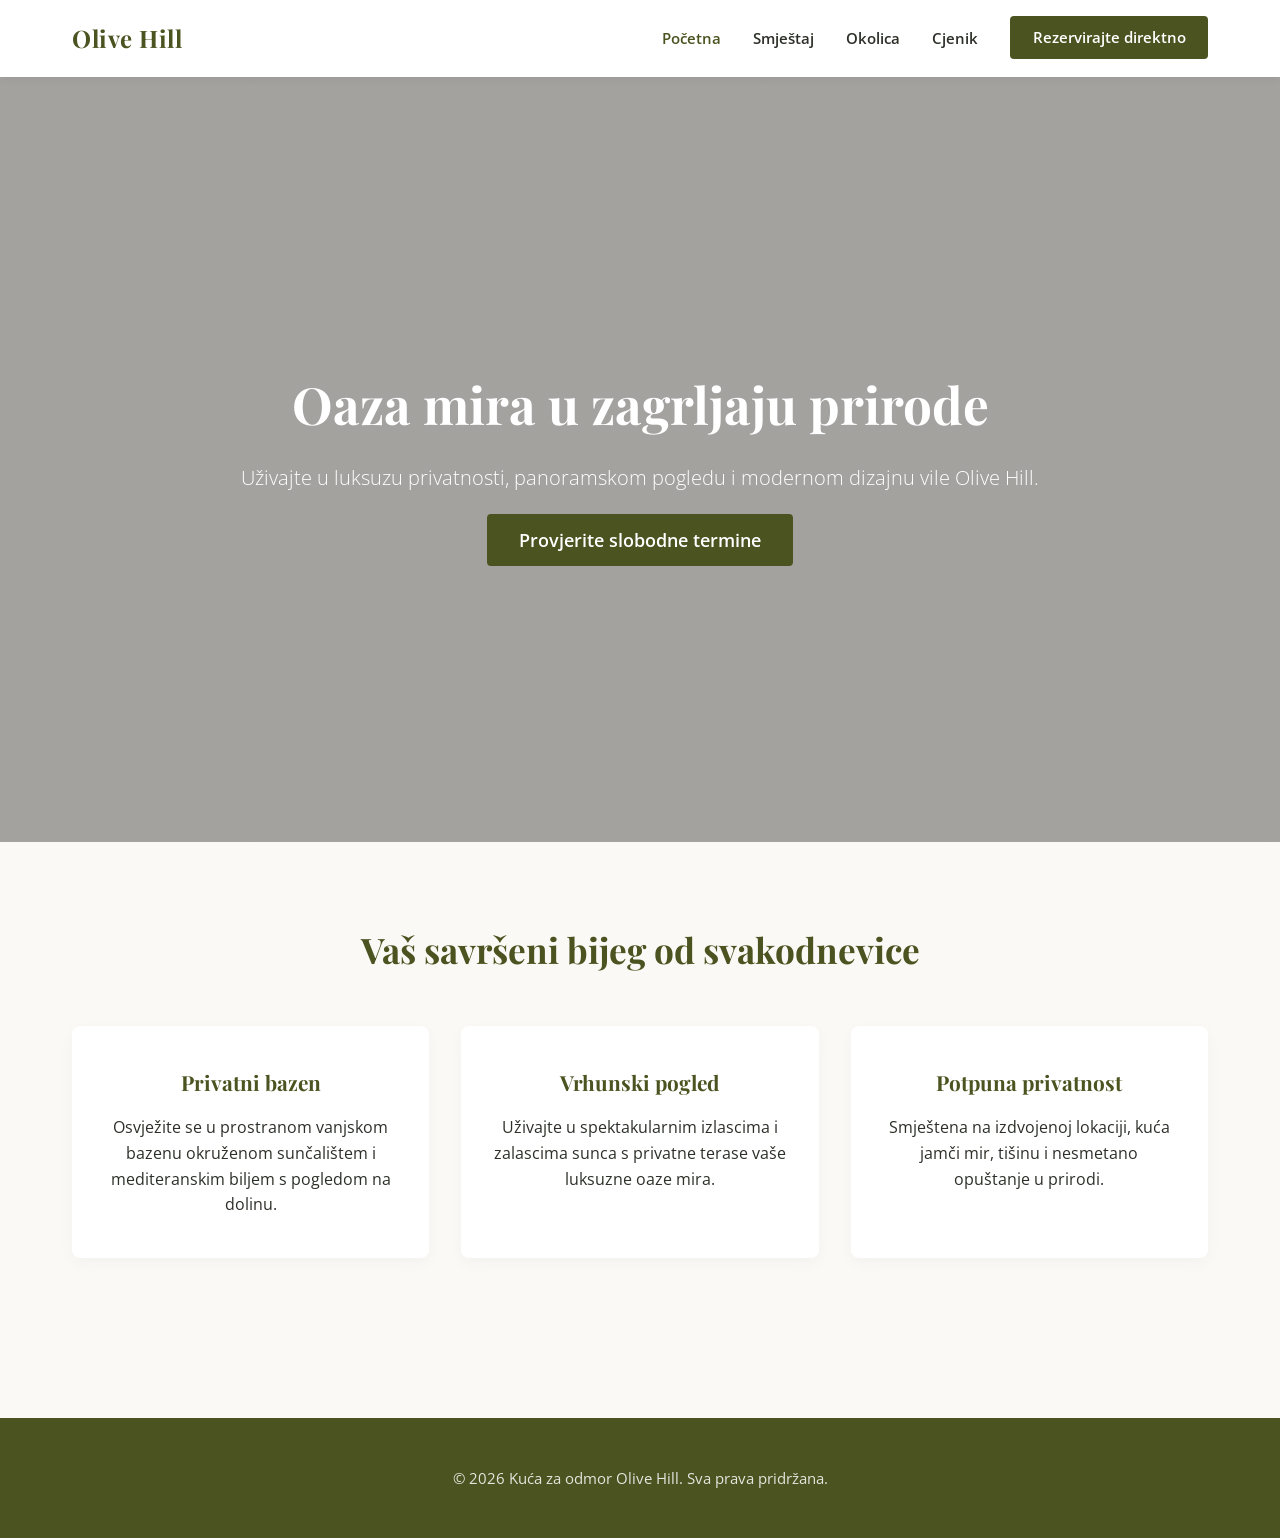
<file: index.html>
<!DOCTYPE html>
<html lang="hr">
<head>
    <meta charset="UTF-8">
    <meta name="viewport" content="width=device-width, initial-scale=1.0">
    <title>Kuća za odmor Olive Hill - Početna</title>
    <link href="https://fonts.googleapis.com/css2?family=Open+Sans:wght@300;400;600&family=Playfair+Display:wght@500;700&display=swap" rel="stylesheet">
    <link rel="stylesheet" href="style.css">
</head>
<body>

    <!-- Header & Navigacija -->
    <header>
        <div class="nav-container">
            <a href="index.html" class="brand-logo">Olive Hill</a>
            
            <button class="menu-toggle" id="mobile-menu" aria-label="Otvori izbornik">
                ☰
            </button>

            <ul class="nav-links" id="nav-list">
                <li><a href="index.html" class="active">Početna</a></li>
                <li><a href="smjestaj.html">Smještaj</a></li>
                <li><a href="okolica.html">Okolica</a></li>
                <li><a href="cjenik.html">Cjenik</a></li>
                <li><a href="cjenik.html#kontakt" class="btn-primary">Rezervirajte direktno</a></li>
            </ul>
        </div>
    </header>

    <!-- Hero Sekcija -->
    <section class="hero">
        <div class="hero-content">
            <h1>Oaza mira u zagrljaju prirode</h1>
            <p>Uživajte u luksuzu privatnosti, panoramskom pogledu i modernom dizajnu vile Olive Hill.</p>
            <a href="cjenik.html#kontakt" class="btn-primary" style="font-size: 1.1rem; padding: 0.9rem 2rem;">Provjerite slobodne termine</a>
        </div>
    </section>

    <!-- Ključni aduti -->
    <section class="container">
        <h2 class="section-title">Vaš savršeni bijeg od svakodnevice</h2>
        <div class="features-grid">
            <div class="feature-card">
                <h3>Privatni bazen</h3>
                <p>Osvježite se u prostranom vanjskom bazenu okruženom sunčalištem i mediteranskim biljem s pogledom na dolinu.</p>
            </div>
            <div class="feature-card">
                <h3>Vrhunski pogled</h3>
                <p>Uživajte u spektakularnim izlascima i zalascima sunca s privatne terase vaše luksuzne oaze mira.</p>
            </div>
            <div class="feature-card">
                <h3>Potpuna privatnost</h3>
                <p>Smještena na izdvojenoj lokaciji, kuća jamči mir, tišinu i nesmetano opuštanje u prirodi.</p>
            </div>
        </div>
    </section>

    <!-- Footer -->
    <footer>
        <p>&copy; 2026 Kuća za odmor Olive Hill. Sva prava pridržana.</p>
    </footer>

<!-- JavaScript za mobilni meni -->
    <script>
        const mobileMenu = document.getElementById('mobile-menu');
        const navList = document.getElementById('nav-list');
        const navLinks = document.querySelectorAll('.nav-links a');

        // Otvaranje / zatvaranje menija na klik hamburgera
        mobileMenu.addEventListener('click', () => {
            navList.classList.toggle('active');
        });

        // Zatvaranje menija nakon klika na bilo koju poveznicu
        navLinks.forEach(link => {
            link.addEventListener('click', () => {
                navList.classList.remove('active');
            });
        });
    </script>

</body>
</html>
</file>
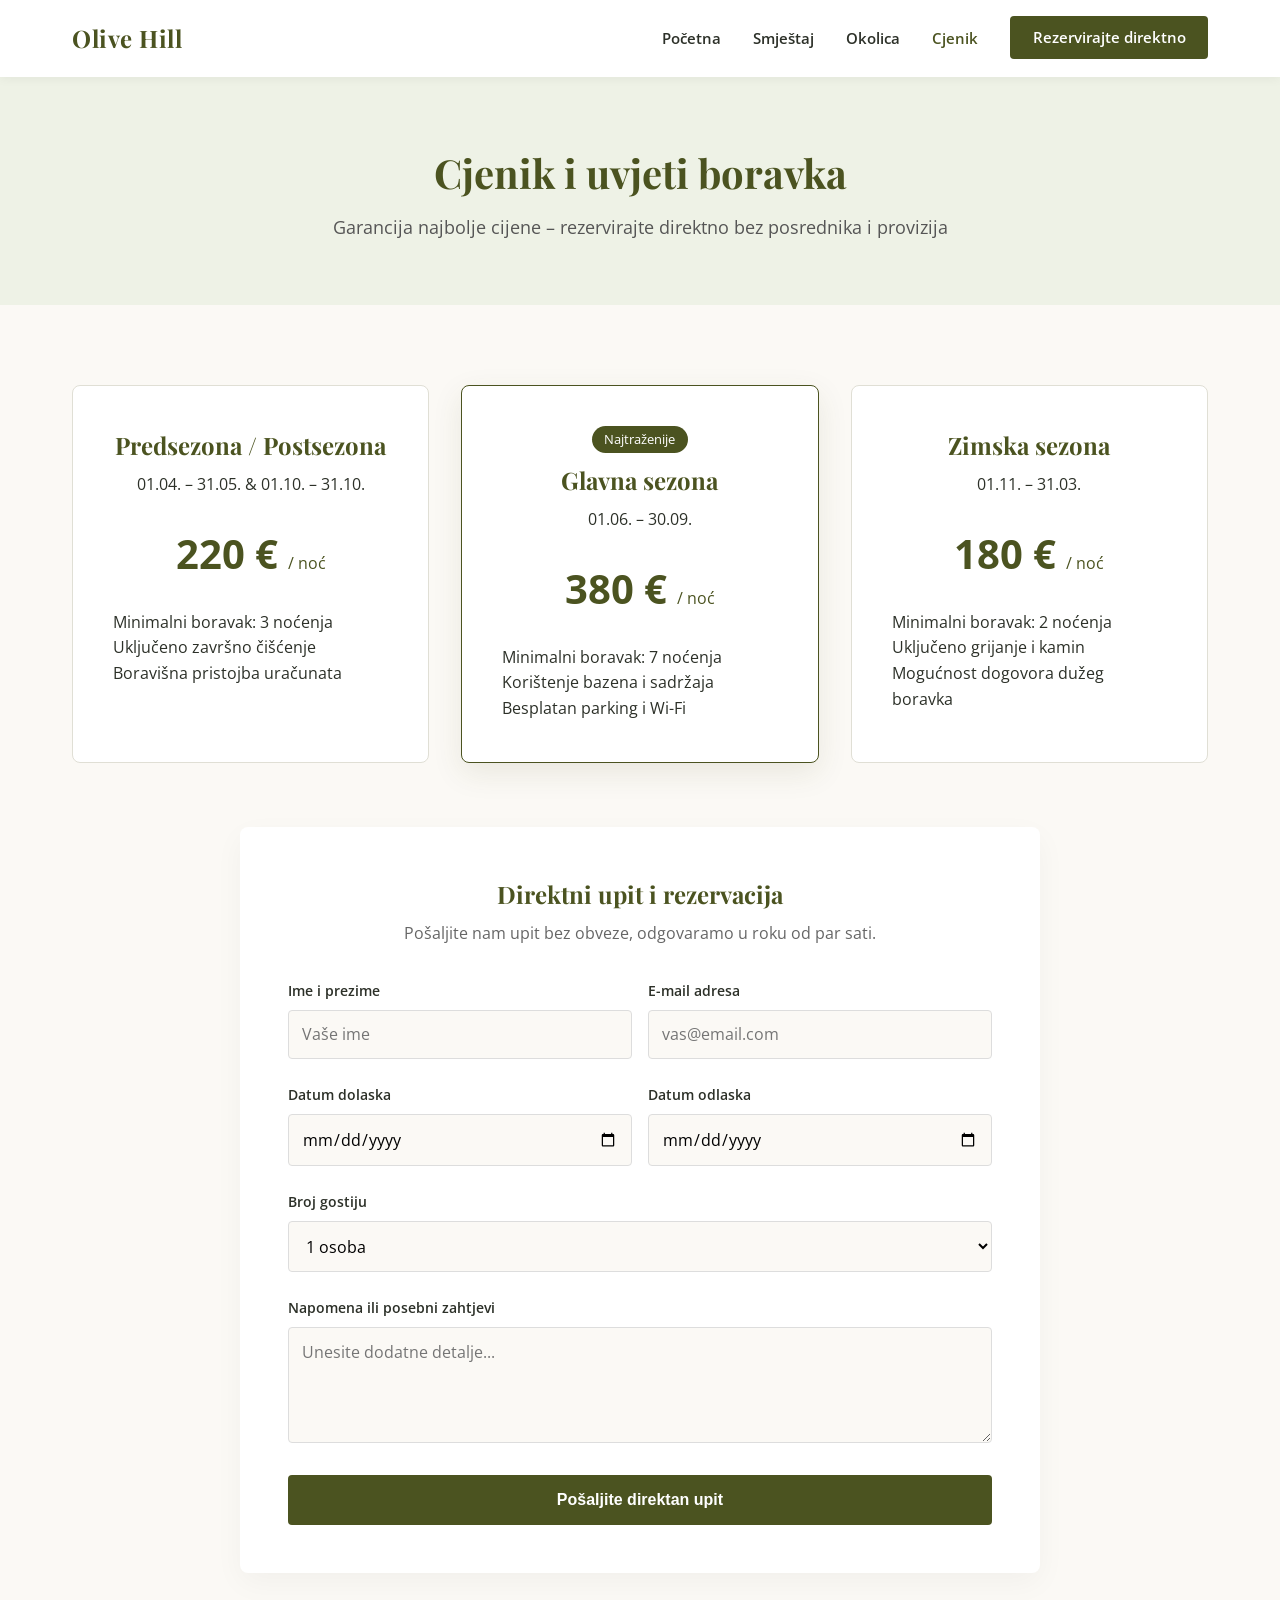
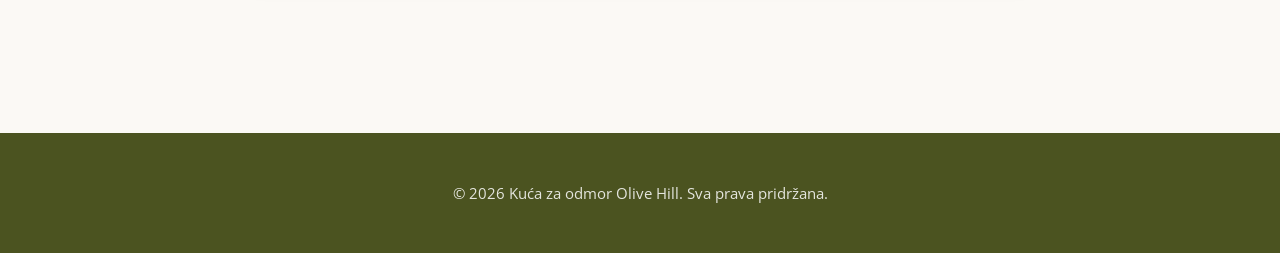
<file: cjenik.html>
<!DOCTYPE html>
<html lang="hr">
<head>
    <meta charset="UTF-8">
    <meta name="viewport" content="width=device-width, initial-scale=1.0">
    <title>Cjenik i rezervacije - Kuća za odmor Olive Hill</title>
    <link href="https://fonts.googleapis.com/css2?family=Open+Sans:wght@300;400;600&family=Playfair+Display:wght@500;700&display=swap" rel="stylesheet">
    <link rel="stylesheet" href="style.css">
</head>
<body>
 
    <header>
        <div class="nav-container">
            <a href="index.html" class="brand-logo">Olive Hill</a>
            
            <button class="menu-toggle" id="mobile-menu" aria-label="Otvori izbornik">
                ☰
            </button>

            <ul class="nav-links" id="nav-list">
                <li><a href="index.html">Početna</a></li>
                <li><a href="smjestaj.html">Smještaj</a></li>
                <li><a href="okolica.html">Okolica</a></li>
                <li><a href="cjenik.html" class="active">Cjenik</a></li>
                <li><a href="#kontakt" class="btn-primary">Rezervirajte direktno</a></li>
            </ul>
        </div>
    </header>

    <div class="page-header">
        <h1>Cjenik i uvjeti boravka</h1>
        <p>Garancija najbolje cijene – rezervirajte direktno bez posrednika i provizija</p>
    </div>

    <div class="container">
        <!-- Cjenik kartice -->
        <div class="pricing-grid">
            <div class="pricing-card">
                <h3>Predsezona / Postsezona</h3>
                <p>01.04. – 31.05. & 01.10. – 31.10.</p>
                <div class="price">220 € <span style="font-size: 1rem; font-weight: normal;">/ noć</span></div>
                <ul style="list-style: none; text-align: left; margin-top: 1rem;">
                    <li>Minimalni boravak: 3 noćenja</li>
                    <li>Uključeno završno čišćenje</li>
                    <li>Boravišna pristojba uračunata</li>
                </ul>
            </div>

            <div class="pricing-card featured">
                <div style="background: var(--olive-green); color: white; display: inline-block; padding: 0.2rem 0.8rem; font-size: 0.8rem; border-radius: 20px; margin-bottom: 0.5rem;">Najtraženije</div>
                <h3>Glavna sezona</h3>
                <p>01.06. – 30.09.</p>
                <div class="price">380 € <span style="font-size: 1rem; font-weight: normal;">/ noć</span></div>
                <ul style="list-style: none; text-align: left; margin-top: 1rem;">
                    <li>Minimalni boravak: 7 noćenja</li>
                    <li>Korištenje bazena i sadržaja</li>
                    <li>Besplatan parking i Wi-Fi</li>
                </ul>
            </div>

            <div class="pricing-card">
                <h3>Zimska sezona</h3>
                <p>01.11. – 31.03.</p>
                <div class="price">180 € <span style="font-size: 1rem; font-weight: normal;">/ noć</span></div>
                <ul style="list-style: none; text-align: left; margin-top: 1rem;">
                    <li>Minimalni boravak: 2 noćenja</li>
                    <li>Uključeno grijanje i kamin</li>
                    <li>Mogućnost dogovora dužeg boravka</li>
                </ul>
            </div>
        </div>

        <!-- Direktna rezervacijska forma -->
        <div id="kontakt" class="booking-wrapper">
            <h2 style="text-align: center; margin-bottom: 0.5rem;">Direktni upit i rezervacija</h2>
            <p style="text-align: center; color: #666; margin-bottom: 2rem;">Pošaljite nam upit bez obveze, odgovaramo u roku od par sati.</p>
            
            <form action="#" method="POST">
                <div style="display: grid; grid-template-columns: 1fr 1fr; gap: 1rem;">
                    <div class="form-group">
                        <label for="ime">Ime i prezime</label>
                        <input type="text" id="ime" name="ime" required placeholder="Vaše ime">
                    </div>
                    <div class="form-group">
                        <label for="email">E-mail adresa</label>
                        <input type="email" id="email" name="email" required placeholder="vas@email.com">
                    </div>
                </div>

                <div style="display: grid; grid-template-columns: 1fr 1fr; gap: 1rem;">
                    <div class="form-group">
                        <label for="dolazak">Datum dolaska</label>
                        <input type="date" id="dolazak" name="dolazak" required>
                    </div>
                    <div class="form-group">
                        <label for="odlazak">Datum odlaska</label>
                        <input type="date" id="odlazak" name="odlazak" required>
                    </div>
                </div>

                <div class="form-group">
                    <label for="gosti">Broj gostiju</label>
                    <select id="gosti" name="gosti">
                        <option value="1">1 osoba</option>
                        <option value="2">2 osobe</option>
                        <option value="3">3 osobe</option>
                        <option value="4">4 osobe</option>
                        <option value="5+">5 ili više osoba</option>
                    </select>
                </div>

                <div class="form-group">
                    <label for="poruka">Napomena ili posebni zahtjevi</label>
                    <textarea id="poruka" name="poruka" rows="4" placeholder="Unesite dodatne detalje..."></textarea>
                </div>

                <button type="submit" class="btn-primary" style="width: 100%; border: none; cursor: pointer; font-size: 1rem; padding: 1rem;">Pošaljite direktan upit</button>
            </form>
        </div>
    </div>

    <footer>
        <p>&copy; 2026 Kuća za odmor Olive Hill. Sva prava pridržana.</p>
    </footer>

<!-- JavaScript za mobilni meni -->
    <script>
        const mobileMenu = document.getElementById('mobile-menu');
        const navList = document.getElementById('nav-list');
        const navLinks = document.querySelectorAll('.nav-links a');

        // Otvaranje / zatvaranje menija na klik hamburgera
        mobileMenu.addEventListener('click', () => {
            navList.classList.toggle('active');
        });

        // Zatvaranje menija nakon klika na bilo koju poveznicu
        navLinks.forEach(link => {
            link.addEventListener('click', () => {
                navList.classList.remove('active');
            });
        });
    </script>

</body>
</html>
</file>
<file: style.css>
:root {
    --bg-sand: #fbf9f5;
    --olive-green: #4b5320;
    --olive-light: #eef2e6;
    --text-dark: #2c3028;
    --white: #ffffff;
    --accent: #c29b38;
    --transition: all 0.3s ease;
}

* {
    margin: 0;
    padding: 0;
    box-sizing: border-box;
}

body {
    font-family: 'Open Sans', sans-serif, system-ui;
    background-color: var(--bg-sand);
    color: var(--text-dark);
    line-height: 1.6;
}

h1, h2, h3, h4, .brand-logo {
    font-family: 'Playfair Display', Georgia, serif;
    color: var(--olive-green);
}

/* Header & Navigation */
header {
    background-color: var(--white);
    box-shadow: 0 2px 10px rgba(0,0,0,0.05);
    position: sticky;
    top: 0;
    z-index: 1000;
}

.nav-container {
    max-width: 1200px;
    margin: 0 auto;
    padding: 1.2rem 2rem;
    display: flex;
    justify-content: space-between;
    align-items: center;
    position: relative;
}

.brand-logo {
    font-size: 1.5rem;
    font-weight: 700;
    text-decoration: none;
    color: var(--olive-green);
    letter-spacing: 0.5px;
}

.nav-links {
    list-style: none;
    display: flex;
    gap: 2rem;
    align-items: center;
}

.nav-links a {
    text-decoration: none;
    color: var(--text-dark);
    font-weight: 600;
    font-size: 0.95rem;
    transition: var(--transition);
}

.nav-links a:hover, .nav-links a.active {
    color: var(--olive-green);
}

.btn-primary {
    background-color: var(--olive-green);
    color: var(--white) !important;
    padding: 0.7rem 1.4rem;
    border-radius: 4px;
    transition: var(--transition);
    text-decoration: none;
    font-weight: 600;
}

.btn-primary:hover {
    background-color: #3b4218;
    transform: translateY(-1px);
}

/* Hamburger Gumb (Inicijalno skriven) */
.menu-toggle {
    display: none;
    background: none;
    border: none;
    cursor: pointer;
    font-size: 1.8rem;
    color: var(--olive-green);
}

/* Hero Section */
.hero {
    background: linear-gradient(rgba(0,0,0,0.35), rgba(0,0,0,0.35)), url('https://images.unsplash.com/photo-1542314831-068cd1dbfeeb?auto=format&fit=crop&w=1920&q=80') center/cover no-repeat;
    height: 85vh;
    display: flex;
    align-items: center;
    justify-content: center;
    text-align: center;
    color: var(--white);
    padding: 0 1rem;
}

.hero-content {
    max-width: 800px;
}

.hero h1 {
    font-size: 3.2rem;
    color: var(--white);
    margin-bottom: 1rem;
}

.hero p {
    font-size: 1.25rem;
    margin-bottom: 2rem;
    font-weight: 300;
}

/* Page Headers */
.page-header {
    background-color: var(--olive-light);
    text-align: center;
    padding: 4rem 2rem;
}

.page-header h1 {
    font-size: 2.5rem;
    margin-bottom: 0.5rem;
}

.page-header p {
    color: #555;
    font-size: 1.1rem;
}

/* Container & Sections */
.container {
    max-width: 1200px;
    margin: 0 auto;
    padding: 5rem 2rem;
}

.section-title {
    text-align: center;
    font-size: 2.2rem;
    margin-bottom: 3rem;
}

/* Features Grid */
.features-grid {
    display: grid;
    grid-template-columns: repeat(auto-fit, minmax(280px, 1fr));
    gap: 2rem;
}

.feature-card {
    background: var(--white);
    padding: 2.5rem 2rem;
    border-radius: 8px;
    box-shadow: 0 5px 15px rgba(0,0,0,0.03);
    text-align: center;
    transition: var(--transition);
}

.feature-card:hover {
    transform: translateY(-5px);
}

.feature-card h3 {
    margin-bottom: 1rem;
    font-size: 1.3rem;
}

/* Accommodation / Rooms Layout */
.room-section {
    display: grid;
    grid-template-columns: 1fr 1fr;
    gap: 4rem;
    align-items: center;
    margin-bottom: 4rem;
}

.room-section.reverse {
    direction: rtl;
}

.room-section.reverse * {
    direction: ltr;
}

.room-img {
    width: 100%;
    height: 380px;
    object-fit: cover;
    border-radius: 8px;
    box-shadow: 0 10px 25px rgba(0,0,0,0.08);
}

.room-info ul {
    list-style: none;
    margin: 1.5rem 0;
}

.room-info li {
    margin-bottom: 0.5rem;
    position: relative;
    padding-left: 1.5rem;
}

.room-info li::before {
    content: "✓";
    position: absolute;
    left: 0;
    color: var(--olive-green);
    font-weight: bold;
}

/* Pricing Table */
.pricing-grid {
    display: grid;
    grid-template-columns: repeat(auto-fit, minmax(300px, 1fr));
    gap: 2rem;
    margin-bottom: 4rem;
}

.pricing-card {
    background: var(--white);
    border: 1px solid #e0dfd5;
    border-radius: 8px;
    padding: 2.5rem;
    text-align: center;
    position: relative;
}

.pricing-card.featured {
    border-color: var(--olive-green);
    box-shadow: 0 10px 30px rgba(75, 83, 32, 0.1);
}

.pricing-card h3 {
    font-size: 1.5rem;
    margin-bottom: 0.5rem;
}

.price {
    font-size: 2.5rem;
    font-weight: 700;
    color: var(--olive-green);
    margin: 1.5rem 0;
}

/* Contact / Booking Form */
.booking-wrapper {
    background: var(--white);
    max-width: 800px;
    margin: 0 auto;
    padding: 3rem;
    border-radius: 8px;
    box-shadow: 0 10px 30px rgba(0,0,0,0.04);
}

.form-group {
    margin-bottom: 1.5rem;
}

.form-group label {
    display: block;
    margin-bottom: 0.5rem;
    font-weight: 600;
    font-size: 0.9rem;
}

.form-group input, .form-group select, .form-group textarea {
    width: 100%;
    padding: 0.8rem;
    border: 1px solid #ddd;
    border-radius: 4px;
    font-family: inherit;
    font-size: 1rem;
    background-color: var(--bg-sand);
}

.form-group input:focus, .form-group select:focus, .form-group textarea:focus {
    outline: none;
    border-color: var(--olive-green);
}

/* Footer */
footer {
    background-color: var(--olive-green);
    color: var(--white);
    text-align: center;
    padding: 3rem 2rem;
    margin-top: 5rem;
}

footer p {
    opacity: 0.85;
    font-size: 0.95rem;
}

/* =========================================================
   MOBILNI DIZAJN (Strogo unutar medijske opne za manje ekrane)
   ========================================================= */
@media(max-width: 768px) {
    .menu-toggle {
        display: block;
        z-index: 1100;
    }

    .nav-links {
        display: none;
        flex-direction: column;
        position: absolute; /* Vraćeno na absolute unutar headera da se spriječi dupliciranje cijelog layouta */
        top: 100%;
        left: 0;
        width: 100%;
        background-color: var(--white);
        box-shadow: 0 10px 15px rgba(0,0,0,0.08);
        padding: 1.5rem 0;
        text-align: center;
        gap: 1.2rem;
        z-index: 1050;
    }

    .nav-links.active {
        display: flex;
    }

    .room-section, .room-section.reverse {
        grid-template-columns: 1fr;
        direction: ltr;
        gap: 2rem;
    }
    
    .hero h1 {
        font-size: 2.3rem;
    }
}
</file>
